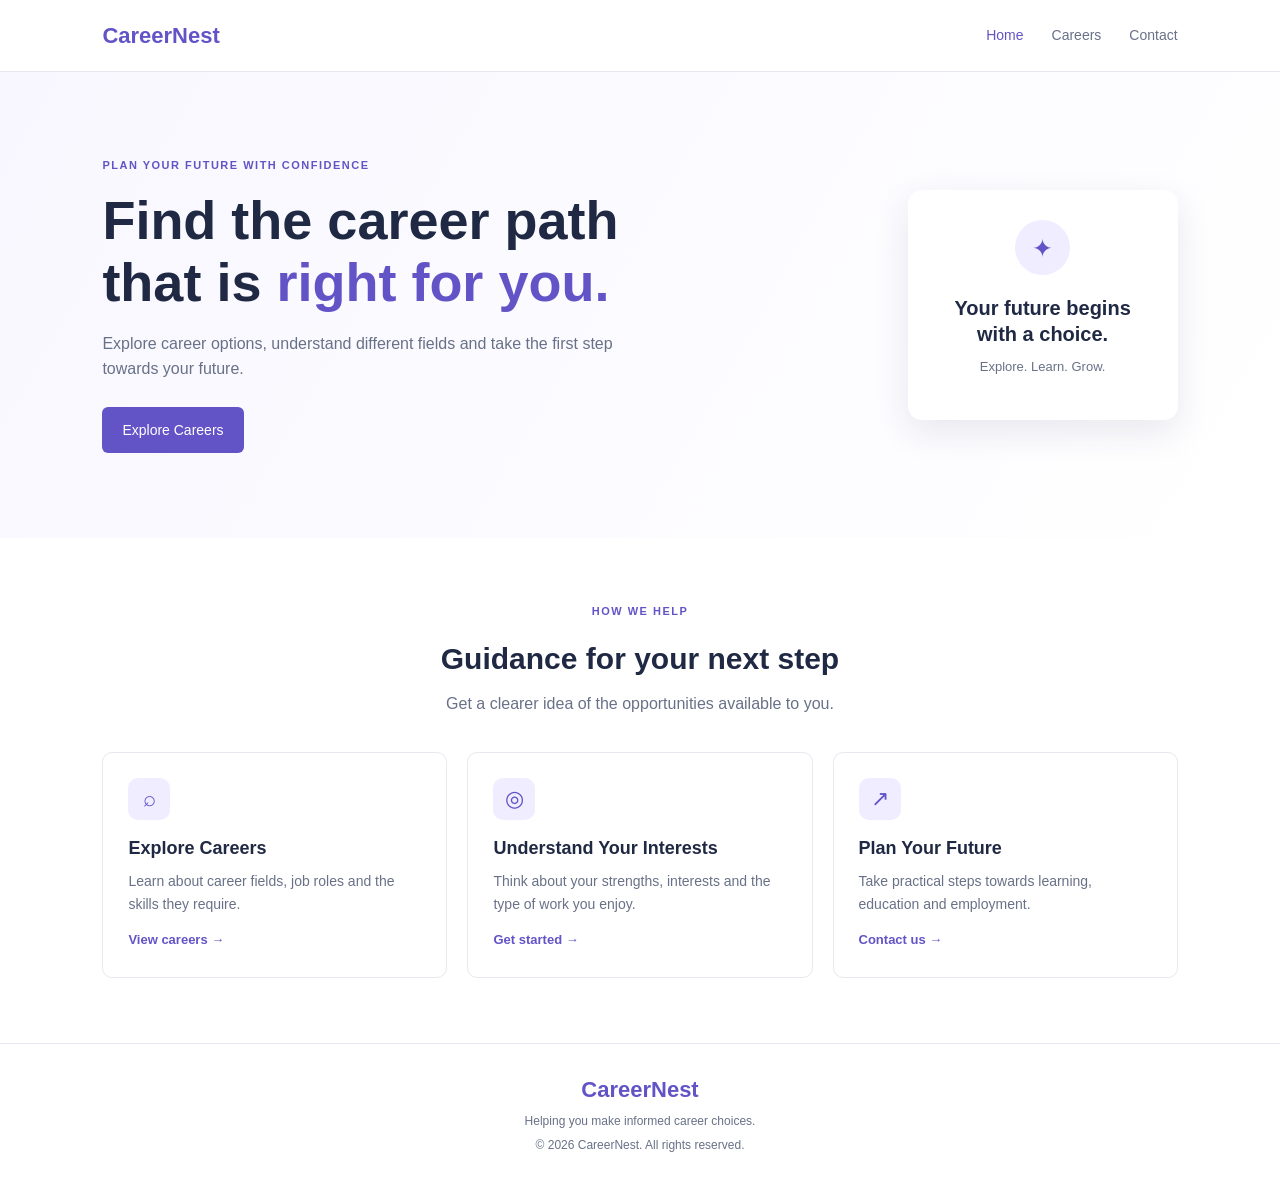
<file: index.html>
<!DOCTYPE html>
<html lang="en">
<head>
  <meta charset="UTF-8">
  <meta name="viewport" content="width=device-width, initial-scale=1.0">
  <title>CareerNest | Home</title>
  <link rel="stylesheet" href="style.css">
</head>
<body>
  <header class="header">
    <a class="logo" href="index.html">CareerNest</a>
    <nav>
      <a class="active" href="index.html">Home</a>
      <a href="careers.html">Careers</a>
      <a href="contact.html">Contact</a>
    </nav>
  </header>

  <main>
    <section class="hero">
      <div class="hero-content">
        <p class="tagline">PLAN YOUR FUTURE WITH CONFIDENCE</p>
        <h1>Find the career path that is <span>right for you.</span></h1>
        <p>Explore career options, understand different fields and take the first step towards your future.</p>
        <a class="button" href="careers.html">Explore Careers</a>
      </div>
      <div class="hero-card">
        <div class="circle">✦</div>
        <h2>Your future begins with a choice.</h2>
        <p>Explore. Learn. Grow.</p>
      </div>
    </section>

    <section class="section">
      <div class="section-title">
        <p class="tagline">HOW WE HELP</p>
        <h2>Guidance for your next step</h2>
        <p>Get a clearer idea of the opportunities available to you.</p>
      </div>
      <div class="cards">
        <article class="card">
          <div class="icon">⌕</div>
          <h3>Explore Careers</h3>
          <p>Learn about career fields, job roles and the skills they require.</p>
          <a href="careers.html">View careers →</a>
        </article>
        <article class="card">
          <div class="icon">◎</div>
          <h3>Understand Your Interests</h3>
          <p>Think about your strengths, interests and the type of work you enjoy.</p>
          <a href="careers.html">Get started →</a>
        </article>
        <article class="card">
          <div class="icon">↗</div>
          <h3>Plan Your Future</h3>
          <p>Take practical steps towards learning, education and employment.</p>
          <a href="contact.html">Contact us →</a>
        </article>
      </div>
    </section>
  </main>

  <footer>
    <a class="logo" href="index.html">CareerNest</a>
    <p>Helping you make informed career choices.</p>
    <small>© <span class="year"></span> CareerNest. All rights reserved.</small>
  </footer>
  <script src="script.js"></script>
</body>
</html>
</file>
<file: style.css>
* {
  box-sizing: border-box;
  margin: 0;
  padding: 0;
}

:root {
  --primary: #6254c7;
  --primary-dark: #4d40ae;
  --heading: #202943;
  --text: #687187;
  --light: #f7f7fc;
  --border: #e8e8f0;
}

body {
  font-family: Arial, Helvetica, sans-serif;
  color: var(--heading);
  line-height: 1.6;
  background: #fff;
}

a {
  text-decoration: none;
  color: inherit;
}

.header {
  min-height: 72px;
  padding: 15px 8%;
  display: flex;
  justify-content: space-between;
  align-items: center;
  border-bottom: 1px solid var(--border);
}

.logo {
  font-size: 22px;
  font-weight: 700;
  color: var(--primary);
}

nav {
  display: flex;
  gap: 28px;
}

nav a {
  color: var(--text);
  font-size: 14px;
}

nav a:hover,
nav a.active {
  color: var(--primary);
}

.hero {
  padding: 85px 8%;
  min-height: 440px;
  display: flex;
  justify-content: space-between;
  align-items: center;
  gap: 40px;
  background: linear-gradient(120deg, #f8f7ff, #fff);
}

.hero-content {
  max-width: 570px;
}

.tagline {
  color: var(--primary);
  font-size: 11px;
  font-weight: 700;
  letter-spacing: 1.5px;
  margin-bottom: 14px;
}

h1 {
  font-size: clamp(36px, 5vw, 54px);
  line-height: 1.15;
  margin-bottom: 18px;
}

h1 span,
.page-heading h1 span {
  color: var(--primary);
}

.hero-content > p:not(.tagline),
.page-heading > p:not(.tagline) {
  color: var(--text);
  max-width: 540px;
  margin-bottom: 25px;
}

.button {
  display: inline-block;
  background: var(--primary);
  color: white;
  border: 0;
  border-radius: 6px;
  padding: 12px 20px;
  font-size: 14px;
  cursor: pointer;
}

.button:hover {
  background: var(--primary-dark);
}

.hero-card {
  width: 270px;
  min-height: 230px;
  padding: 30px;
  border-radius: 14px;
  background: white;
  box-shadow: 0 12px 35px rgba(40, 35, 90, 0.10);
  text-align: center;
}

.circle {
  width: 55px;
  height: 55px;
  display: grid;
  place-items: center;
  margin: 0 auto 20px;
  border-radius: 50%;
  background: #efedff;
  color: var(--primary);
  font-size: 25px;
}

.hero-card h2 {
  font-size: 20px;
  line-height: 1.3;
  margin-bottom: 10px;
}

.hero-card p {
  color: var(--text);
  font-size: 13px;
}

.section {
  padding: 65px 8%;
}

.section-title,
.page-heading {
  text-align: center;
}

.section-title h2 {
  font-size: 30px;
  margin-bottom: 8px;
}

.section-title > p:last-child {
  color: var(--text);
}

.cards {
  display: grid;
  grid-template-columns: repeat(3, 1fr);
  gap: 20px;
  margin-top: 35px;
}

.card {
  border: 1px solid var(--border);
  border-radius: 10px;
  padding: 25px;
  background: white;
}

.card h3 {
  font-size: 18px;
  margin: 14px 0 8px;
}

.card p {
  color: var(--text);
  font-size: 14px;
}

.card a {
  display: inline-block;
  color: var(--primary);
  font-weight: 700;
  font-size: 13px;
  margin-top: 15px;
}

.icon {
  width: 42px;
  height: 42px;
  display: grid;
  place-items: center;
  border-radius: 10px;
  background: #efedff;
  color: var(--primary);
  font-size: 22px;
}

.page-heading {
  padding: 65px 20px 35px;
  background: var(--light);
}

.page-heading h1 {
  font-size: clamp(32px, 4vw, 45px);
}

.page-heading > p:not(.tagline) {
  margin: 0 auto;
}

.career-section {
  padding-top: 30px;
}

.filters {
  display: flex;
  gap: 12px;
  max-width: 700px;
  margin: 0 auto 25px;
}

.filters input,
.filters select {
  min-height: 43px;
  border: 1px solid var(--border);
  border-radius: 6px;
  padding: 10px 12px;
  background: white;
}

.filters input {
  flex: 1;
}

.career-cards {
  margin-top: 0;
}

.career .category {
  color: var(--primary);
  font-size: 12px;
  font-weight: 700;
  margin-top: 15px;
}

.no-results {
  text-align: center;
  color: var(--text);
  margin: 30px;
}

.contact-section {
  padding: 35px 20px 70px;
}

.contact-form {
  max-width: 550px;
  margin: auto;
  display: grid;
  gap: 10px;
}

.contact-form label {
  font-size: 13px;
  font-weight: 700;
  margin-top: 8px;
}

.contact-form input,
.contact-form select,
.contact-form textarea {
  width: 100%;
  padding: 12px;
  border: 1px solid var(--border);
  border-radius: 6px;
  font: inherit;
  font-size: 14px;
}

.contact-form textarea {
  resize: vertical;
}

.contact-form .button {
  justify-self: start;
  margin-top: 10px;
}

.form-message {
  color: #23835f;
  font-size: 13px;
}

footer {
  padding: 28px 8%;
  border-top: 1px solid var(--border);
  text-align: center;
}

footer p,
footer small {
  display: block;
  color: var(--text);
  font-size: 12px;
  margin-top: 5px;
}

@media (max-width: 700px) {
  .header {
    padding: 15px 5%;
    flex-wrap: wrap;
    gap: 12px;
  }

  nav {
    gap: 16px;
  }

  nav a {
    font-size: 12px;
  }

  .hero {
    padding: 55px 7%;
    flex-direction: column;
    align-items: flex-start;
  }

  .hero-card {
    width: 100%;
  }

  .section {
    padding: 50px 7%;
  }

  .cards {
    grid-template-columns: 1fr;
  }

  .filters {
    flex-direction: column;
  }
}
</file>
